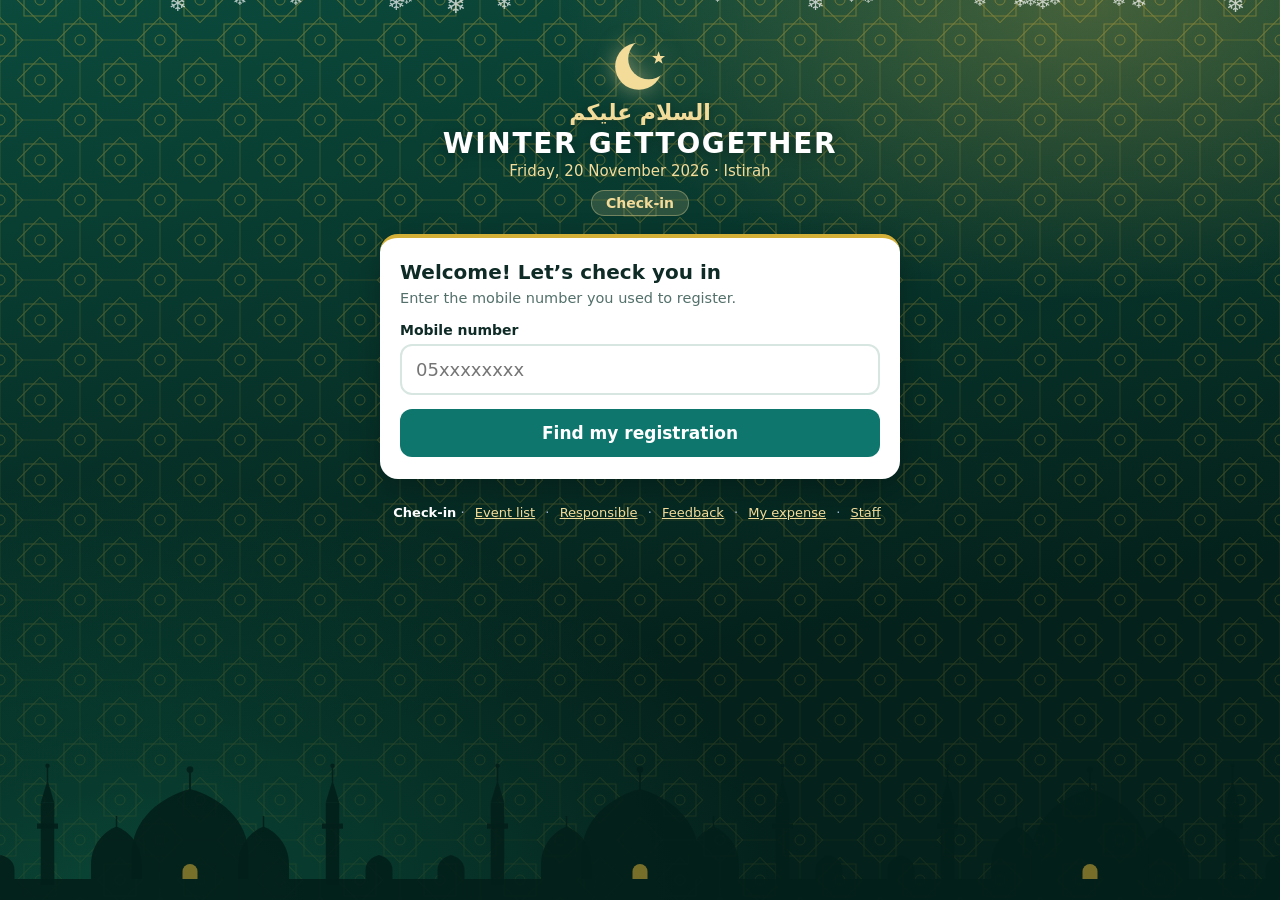
<file: index.html>
<!doctype html>
<html lang="en">
<head>
<meta charset="utf-8">
<meta name="viewport" content="width=device-width, initial-scale=1">
<meta name="robots" content="noindex, nofollow">
<title>Winter Gettogether – Check-in</title>
<link rel="stylesheet" href="shared.css">
</head>
<body>
<div class="snow" id="snow" aria-hidden="true"></div>
<div class="wrap" id="app">
  <header>
    <div class="flake">❄️</div>
    <h1>WINTER GETTOGETHER</h1>
    <p id="evline"></p>
    <span class="page" id="pagetag"></span>
  </header>

  <!-- ===== GUEST VIEW ===== -->
  <div id="guestView">
    <div class="card hidden" id="ciClosed">
      <div class="greet">
        <div class="big">🕒</div>
        <h2>Check-in opens soon</h2>
        <p id="ciWhen"></p>
        <p>This page opens by itself at that time. Please come back then.</p>
      </div>
    </div>

    <div class="card hidden" id="stepLookup">
      <h2>Welcome! Let’s check you in</h2>
      <p class="sub">Enter the mobile number you used to register.</p>
      <label for="mobile">Mobile number</label>
      <input id="mobile" type="tel" inputmode="tel" autocomplete="tel" placeholder="05xxxxxxxx" enterkeyhint="search">
      <button class="btn" id="findBtn">Find my registration</button>
      <div class="msg bad hidden" id="lookupMsg"></div>
    </div>

    <div class="card hidden" id="stepConfirm">
      <span class="chip" id="gGroup"></span>
      <div class="guest-name" id="gName"></div>
      <p class="sub" style="margin-bottom:0">Please confirm who has arrived with you today.</p>
      <div class="steppers">
        <div class="row"><div><b>Adults</b><small id="regA"></small></div><div class="step"><button data-f="a" data-d="-1" aria-label="fewer adults">−</button><span id="vA">0</span><button data-f="a" data-d="1" aria-label="more adults">+</button></div></div>
        <div class="row"><div><b>Kids 5–12 yrs</b><small id="regK"></small></div><div class="step"><button data-f="k" data-d="-1" aria-label="fewer kids">−</button><span id="vK">0</span><button data-f="k" data-d="1" aria-label="more kids">+</button></div></div>
        <div class="row"><div><b>Kids under 5</b><small id="regI"></small></div><div class="step"><button data-f="i" data-d="-1" aria-label="fewer small kids">−</button><span id="vI">0</span><button data-f="i" data-d="1" aria-label="more small kids">+</button></div></div>
      </div>
      <div class="total"><span>Total arriving</span><span id="vT">0</span></div>
      <div class="msg warn hidden" id="confirmMsg"></div>
      <button class="btn ok" id="confirmBtn">✔ Confirm my arrival</button>
      <button class="linkbtn" id="backBtn">← Not me / use another number</button>
    </div>

    <div class="card hidden" id="stepDone">
      <div class="greet">
        <div class="big">🎉</div>
        <h2 id="doneTitle"></h2>
        <p>You’re checked in. <b>Enjoy your day at the Winter Gettogether!</b></p>
        <p id="doneInfo"></p>
        <p>See the programme and who to ask if you need anything:</p>
      </div>
      <div class="donelinks"><a class="btn" href="eventlist.html">Event list</a><a class="btn ghost" href="responsible.html">Who is responsible</a></div>
      <button class="linkbtn" id="nextBtn">Check in another guest</button>
    </div>
  </div>

  <!-- ===== STAFF VIEW ===== -->
  <div id="staffView" class="hidden">
    <div class="card" id="pinCard">
      <h2>Reception login</h2>
      <p class="sub">Enter the staff PIN.</p>
      <input id="pin" type="password" inputmode="numeric" autocomplete="off" placeholder="PIN">
      <button class="btn" id="pinBtn">Open dashboard</button>
      <div class="msg bad hidden" id="pinMsg"></div>
    </div>

    <div id="dash" class="hidden">
      <div class="card">
        <h2>Arrivals vs registered</h2>
        <p class="sub" id="syncLine">Live from your Google Sheet · refreshes every 15 s</p>
        <div class="kpis">
          <div class="kpi"><div class="l">Parties arrived</div><div class="v"><span id="kpArrP">0</span> <small>/ <span id="kpRegP">0</span></small></div></div>
          <div class="kpi"><div class="l">People arrived</div><div class="v"><span id="kpArr">0</span> <small>/ <span id="kpReg">0</span></small></div></div>
          <div class="kpi"><div class="l">Adults</div><div class="v"><span id="kpA">0</span> <small>/ <span id="kpAr">0</span></small></div></div>
          <div class="kpi"><div class="l">Kids 5–12</div><div class="v"><span id="kpK">0</span> <small>/ <span id="kpKr">0</span></small></div></div>
          <div class="kpi"><div class="l">Under 5</div><div class="v"><span id="kpI">0</span> <small>/ <span id="kpIr">0</span></small></div></div>
        </div>
        <div class="bar"><div id="barFill"></div></div>
        <div class="msg ok" id="matchMsg"></div>
        <div class="kpis hidden" id="moneyKpis" style="margin-top:14px;margin-bottom:0">
          <div class="kpi"><div class="l">Expenses recorded</div><div class="v" id="mRec">0</div></div>
          <div class="kpi"><div class="l">Collected (Paid)</div><div class="v" id="mCol">0</div></div>
          <div class="kpi"><div class="l">Outstanding</div><div class="v" id="mOut">0</div></div>
        </div>
        <div class="tools noprint">
          <button class="btn small ghost" id="refreshBtn">↻ Refresh</button>
          <button class="btn small ghost" id="csvBtn">⬇ Export CSV</button>
          <button class="btn small ghost" id="qrBtn">QR codes</button>
        </div>
      </div>

      <div class="card" id="gateCard">
        <h2>Open pages for guests</h2>
        <p class="sub">Check-in opens by itself at the scheduled time. Feedback and My expense stay closed until you open them. While a page is closed, guests see an “opens soon” message.</p>
        <div class="steppers">
          <div class="row"><div><b>Check-in</b><small id="gCiState"></small></div></div>
          <div class="row" style="justify-content:flex-start;flex-wrap:wrap;gap:8px">
            <button class="btn small" data-ci="auto" type="button">Automatic</button>
            <button class="btn small" data-ci="open" type="button">Open now</button>
            <button class="btn small" data-ci="closed" type="button">Close</button>
          </div>
          <div class="row"><div><b>Feedback</b><small id="gFbState"></small></div><button class="btn small" id="gFbBtn" type="button"></button></div>
          <div class="row"><div><b>My expense</b><small id="gExState"></small></div><button class="btn small" id="gExBtn" type="button"></button></div>
        </div>
        <button class="btn ok" id="gBothBtn" type="button">Open both for guests</button>
      </div>

      <div class="card hidden" id="qrCard">
        <h2>QR codes</h2>
        <p class="sub">Print and display. Each opens the matching page on your website.</p>
        <div class="qrgrid" id="qrGrid"></div>
        <div class="tools noprint" style="justify-content:center"><button class="btn small ghost" id="printQr">🖨 Print QR codes</button></div>
      </div>

      <div class="card">
        <div class="tabs noprint">
          <button class="tab on" data-tab="pending" id="tabPending">Not yet arrived</button>
          <button class="tab" data-tab="arrived" id="tabArrived">Arrived</button>
        </div>
        <input id="q" type="search" placeholder="Search by name…" style="font-size:16px;padding:10px 12px">
        <div style="overflow-x:auto;margin-top:8px"><table id="tbl"></table></div>
      </div>
    </div>
  </div>
</div>
<div class="foot" id="foot"></div>

<script src="qrcode.js"></script>
<script src="shared.js"></script>
<script>
let current = null, vals = {a:0, k:0, i:0}, pin = "", parties = [], money = null, cfg = {feedback:false, expense:false, checkin:false, checkinMode:"auto"}, timer = null, tab = "pending";
const tot = g => g.a + g.k + g.i;

/* ---------- guest flow ---------- */
function show(id){ ["stepLookup","stepConfirm","stepDone"].forEach(x => $(x).classList.toggle("hidden", x !== id)); window.scrollTo({top:0, behavior:"smooth"}); }
function doneView(name, c, again){
  $("doneTitle").textContent = (again ? "Welcome back, " : "Welcome, ") + name + "!";
  const n = c.a + c.k + c.i;
  $("doneInfo").textContent = (again ? "Already checked in at " : "Checked in at ") + fmtTime(c.t) + " — " + n + (n === 1 ? " person." : " people.");
  show("stepDone");
}
async function findGuest(){
  const msg = $("lookupMsg"); msg.classList.add("hidden");
  const key = normMobile($("mobile").value);
  if (!key){ showMsg(msg, "Please enter a valid mobile number (e.g. 05xxxxxxxx)."); return; }
  const b = $("findBtn"); b.disabled = true; b.textContent = "Searching…";
  try {
    const d = await apiGet({action:"lookup", m:key});
    if (!d.found){ showMsg(msg, "We couldn’t find that number in the registration list. Please check the number or ask the reception desk for help."); return; }
    current = Object.assign({key}, d.guest);
    if (d.checkin){ doneView(d.guest.name, d.checkin, true); return; }
    $("gName").textContent = current.name;
    $("gGroup").textContent = current.group ? "Group " + current.group : "Guest";
    $("regA").textContent = "Registered: " + current.a; $("regK").textContent = "Registered: " + current.k; $("regI").textContent = "Registered: " + current.i;
    vals = {a:current.a, k:current.k, i:current.i}; renderVals(); show("stepConfirm");
  } catch(e){ showMsg(msg, e.message); }
  finally { b.disabled = false; b.textContent = "Find my registration"; }
}
function renderVals(){
  $("vA").textContent = vals.a; $("vK").textContent = vals.k; $("vI").textContent = vals.i; $("vT").textContent = vals.a + vals.k + vals.i;
  const diff = vals.a !== current.a || vals.k !== current.k || vals.i !== current.i, m = $("confirmMsg");
  if (diff){ m.className = "msg warn"; m.textContent = "Your numbers differ from what you registered (" + tot(current) + " people). That’s fine — we’ll record who actually came."; }
  else m.classList.add("hidden");
}
async function confirmArrival(){
  if (!current) return;
  const m = $("confirmMsg");
  if (vals.a + vals.k + vals.i < 1){ m.className = "msg warn"; m.textContent = "Please select at least one person."; return; }
  const b = $("confirmBtn"); b.disabled = true; b.textContent = "Checking in…";
  try {
    const d = await apiPost({action:"checkin", m:current.key, a:vals.a, k:vals.k, i:vals.i, by:"self"});
    doneView(current.name, d.checkin, d.existing);
  } catch(e){ m.className = "msg bad"; m.textContent = e.message + " If this keeps happening, please show this screen at the reception desk."; }
  finally { b.disabled = false; b.textContent = "✔ Confirm my arrival"; }
}
function resetGuest(){ $("mobile").value = ""; $("lookupMsg").classList.add("hidden"); current = null; show("stepLookup"); $("mobile").focus(); }

/* ---------- staff ---------- */
function renderGates(){
  const when = cfg.opensAt ? opensText(cfg) : "the scheduled time";
  $("gCiState").textContent = cfg.checkinMode === "open" ? "Open: staff opened it" :
    cfg.checkinMode === "closed" ? "Closed by staff: stays closed until you open it" :
    cfg.checkin ? "Open: opened automatically at the scheduled time" : "Closed: opens by itself on " + when;
  document.querySelectorAll("[data-ci]").forEach(b => b.className = "btn small " + (b.dataset.ci === cfg.checkinMode ? "ok" : "ghost"));
  [["Fb", "feedback"], ["Ex", "expense"]].forEach(([k, name]) => {
    const on = cfg[name];
    $("g" + k + "State").textContent = on ? "Open: guests can use it now" : "Closed: guests see “opens at the end of the event”";
    $("g" + k + "Btn").textContent = on ? "Close" : "Open for guests";
    $("g" + k + "Btn").className = "btn small " + (on ? "ghost" : "ok");
  });
  $("gBothBtn").classList.toggle("hidden", cfg.feedback && cfg.expense);
}
async function setGate(patch, question){
  if (!confirm(question)) return;
  try { const d = await apiPost(Object.assign({action: "setconfig", pin}, patch)); cfg = d.config; renderGates(); }
  catch(e){ alert(e.message); }
}
function renderDash(){
  renderGates();
  const reg = {p:parties.length, a:0, k:0, i:0}, arr = {p:0, a:0, k:0, i:0};
  parties.forEach(g => { reg.a += g.a; reg.k += g.k; reg.i += g.i; if (g.ci){ arr.p++; arr.a += g.ci.a; arr.k += g.ci.k; arr.i += g.ci.i; } });
  const regT = reg.a + reg.k + reg.i, arrT = arr.a + arr.k + arr.i, left = reg.p - arr.p;
  $("kpArrP").textContent = arr.p; $("kpRegP").textContent = reg.p; $("kpArr").textContent = arrT; $("kpReg").textContent = regT;
  $("kpA").textContent = arr.a; $("kpAr").textContent = reg.a; $("kpK").textContent = arr.k; $("kpKr").textContent = reg.k; $("kpI").textContent = arr.i; $("kpIr").textContent = reg.i;
  $("barFill").style.width = (regT ? Math.min(100, arrT / regT * 100) : 0) + "%";
  const m = $("matchMsg");
  if (arr.p === reg.p && arrT === regT){ m.className = "msg ok"; m.textContent = "✔ All registered guests have arrived — arrived count matches registered count."; }
  else if (arr.p === reg.p){ m.className = "msg warn"; m.textContent = "All parties have checked in, but the headcount differs: " + arrT + " arrived vs " + regT + " registered."; }
  else { m.className = "msg warn"; m.textContent = left + " " + (left === 1 ? "party" : "parties") + " still expected (" + Math.max(0, regT - arrT) + " people by registered headcount)."; }
  if (money && money.recorded > 0){
    $("moneyKpis").classList.remove("hidden");
    $("mRec").innerHTML = fmtMoney(money.recorded) + " <small>" + esc(CONFIG.CURRENCY) + "</small>";
    $("mCol").innerHTML = fmtMoney(money.collected) + " <small>" + esc(CONFIG.CURRENCY) + "</small>";
    $("mOut").innerHTML = fmtMoney(money.outstanding) + " <small>" + esc(CONFIG.CURRENCY) + "</small>";
  }
  $("tabPending").textContent = "Not yet arrived (" + left + ")"; $("tabArrived").textContent = "Arrived (" + arr.p + ")";
  renderTable();
}
function renderTable(){
  const q = $("q").value.trim().toLowerCase();
  const list = parties.filter(g => (tab === "arrived") === !!g.ci).filter(g => !q || g.name.toLowerCase().includes(q));
  if (tab === "arrived") list.sort((a, b) => (b.ci.t || "").localeCompare(a.ci.t || ""));
  let h = "<tr><th>Name</th><th>Grp</th><th class='num'>Reg.</th>" + (tab === "arrived" ? "<th class='num'>Came</th><th>Time</th>" : "<th></th>") + "</tr>";
  list.forEach(g => {
    h += "<tr><td>" + esc(g.name) + "</td><td>" + esc(g.group) + "</td><td class='num'>" + tot(g) + "</td>";
    if (tab === "arrived") h += "<td class='num'>" + (g.ci.a + g.ci.k + g.ci.i) + "</td><td>" + fmtTime(g.ci.t) + (g.ci.by === "staff" ? " ·staff" : "") + "</td>";
    else h += "<td><button class='btn small ghost' data-in='" + esc(g.key) + "'>Check in</button></td>";
    h += "</tr>";
  });
  if (!list.length) h += "<tr><td colspan='5' style='color:var(--muted)'>Nothing to show.</td></tr>";
  $("tbl").innerHTML = h;
}
async function refresh(){
  try { const d = await apiGet({action:"stats", pin}); parties = d.parties; money = d.money; cfg = d.config || cfg; renderDash(); return true; }
  catch(e){ $("syncLine").textContent = "⚠ " + e.message; return false; }
}
async function staffCheckIn(key){
  const g = parties.find(x => x.key === key); if (!g) return;
  if (!confirm("Check in " + g.name + " (" + tot(g) + " people as registered)?")) return;
  try { await apiPost({action:"checkin", m:key, by:"staff", pin, a:g.a, k:g.k, i:g.i}); await refresh(); }
  catch(e){ alert(e.message); }
}
function exportCsv(){
  const rows = [["Name","Mobile key","Group","Reg adults","Reg kids 5-12","Reg under 5","Reg total","Arrived","Came adults","Came kids 5-12","Came under 5","Came total","Time","Expense","Paid/Balance"]];
  parties.forEach(g => { const c = g.ci; rows.push([g.name, g.key, g.group, g.a, g.k, g.i, tot(g), c ? "YES" : "NO", c ? c.a : "", c ? c.k : "", c ? c.i : "", c ? c.a + c.k + c.i : "", c ? c.t : "", g.exp == null ? "" : g.exp, g.st]); });
  const csv = rows.map(r => r.map(v => '"' + String(v).replace(/"/g, '""') + '"').join(",")).join("\r\n");
  const a = document.createElement("a"); a.href = URL.createObjectURL(new Blob(["﻿" + csv], {type:"text/csv"}));
  a.download = "winter-gettogether-arrivals.csv"; a.click();
}
function showQr(){
  const c = $("qrCard"); c.classList.toggle("hidden");
  if (c.classList.contains("hidden")) return;
  const base = location.href.split("?")[0].replace(/[^\/]*$/, "");
  const items = [["Check-in", base + "index.html"], ["Feedback", base + "feedback.html"], ["My expense", base + "expense.html"]];
  $("qrGrid").innerHTML = items.map(it => {
    const qr = qrcode(0, "M"); qr.addData(it[1]); qr.make();
    return "<div class='qrbox'><b>" + it[0] + "</b>" + qr.createSvgTag({cellSize:8, margin:2, scalable:true}) + "<div class='url'>" + esc(it[1]) + "</div></div>";
  }).join("");
}
async function openDash(){
  $("pinCard").classList.add("hidden"); $("dash").classList.remove("hidden"); document.querySelector(".wrap").classList.add("wide");
  clearInterval(timer); timer = setInterval(refresh, 15000);
}
async function checkPin(){
  const m = $("pinMsg"); m.classList.add("hidden"); pin = $("pin").value.trim();
  if (!pin){ showMsg(m, "Enter the PIN."); return; }
  const b = $("pinBtn"); b.disabled = true;
  try { await apiGet({action:"stats", pin}).then(d => { parties = d.parties; money = d.money; cfg = d.config || cfg; }); try { sessionStorage.setItem("wg_pin", pin); } catch(e){} await openDash(); renderDash(); }
  catch(e){ showMsg(m, e.message); }
  finally { b.disabled = false; }
}

/* ---------- init ---------- */
const staffMode = new URLSearchParams(location.search).has("staff");
window.FOOT_EXTRA = staffMode ? "" : " · <a href='?staff'>Staff</a>";
pageInit("Check-in", "checkin");
let gateTimer = null;
async function gateCheckin(){
  const c = await getConfig();
  clearTimeout(gateTimer);
  if (c && !c.checkin){
    $("ciWhen").textContent = "Check-in opens on " + opensText(c) + ".";
    ["stepLookup", "stepConfirm", "stepDone"].forEach(x => $(x).classList.add("hidden"));
    $("ciClosed").classList.remove("hidden");
    gateTimer = setTimeout(gateCheckin, 30000);       // opens by itself while the page stays open
  } else {
    $("ciClosed").classList.add("hidden");
    if (!["stepLookup", "stepConfirm", "stepDone"].some(x => !$(x).classList.contains("hidden"))) show("stepLookup");
  }
}
if (!staffMode) gateCheckin();
$("guestView").classList.toggle("hidden", staffMode);
$("staffView").classList.toggle("hidden", !staffMode);
$("findBtn").onclick = findGuest;
$("mobile").addEventListener("keydown", e => { if (e.key === "Enter") findGuest(); });
$("confirmBtn").onclick = confirmArrival; $("backBtn").onclick = resetGuest; $("nextBtn").onclick = resetGuest;
document.querySelectorAll(".step button").forEach(b => b.onclick = () => { const f = b.dataset.f, d = +b.dataset.d; vals[f] = Math.max(0, Math.min(30, vals[f] + d)); renderVals(); });
$("pinBtn").onclick = checkPin; $("pin").addEventListener("keydown", e => { if (e.key === "Enter") checkPin(); });
document.querySelectorAll("[data-ci]").forEach(b => b.onclick = () => {
  const m = b.dataset.ci;
  setGate({checkin: m}, m === "open" ? "Open check-in for all guests now?" : m === "closed" ? "Close check-in for guests? They will see “opens soon” until you open it." : "Put check-in back on its schedule? It opens by itself on " + opensText(cfg) + ".");
});
$("gFbBtn").onclick = () => setGate({feedback: !cfg.feedback}, cfg.feedback ? "Close the Feedback page for guests?" : "Open the Feedback page for all guests now?");
$("gExBtn").onclick = () => setGate({expense: !cfg.expense}, cfg.expense ? "Close the My expense page for guests?" : "Open the My expense page now? Guests will see their amount and whether it is Paid or Balance.");
$("gBothBtn").onclick = () => setGate({feedback: true, expense: true}, "Open Feedback and My expense for all guests now?");
$("refreshBtn").onclick = refresh; $("csvBtn").onclick = exportCsv; $("qrBtn").onclick = showQr;
$("printQr").onclick = () => { document.body.classList.add("printqr"); window.print(); setTimeout(() => document.body.classList.remove("printqr"), 500); };
$("q").oninput = renderTable;
document.querySelectorAll(".tab").forEach(t => t.onclick = () => { tab = t.dataset.tab; document.querySelectorAll(".tab").forEach(x => x.classList.toggle("on", x === t)); renderTable(); });
$("tbl").addEventListener("click", e => { const k = e.target.dataset && e.target.dataset.in; if (k) staffCheckIn(k); });
</script>
</body>
</html>
</file>
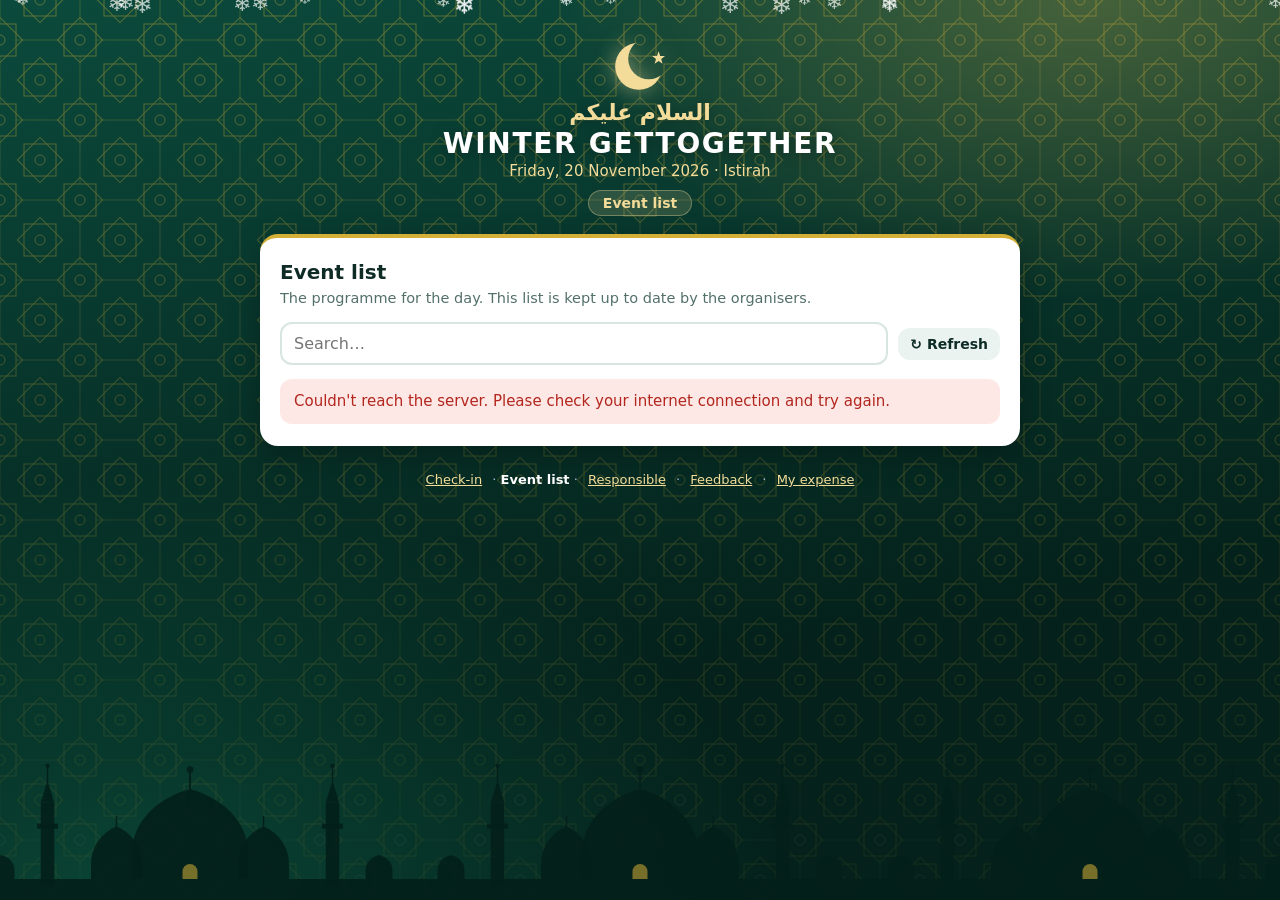
<file: eventlist.html>
<!doctype html>
<html lang="en">
<head>
<meta charset="utf-8">
<meta name="viewport" content="width=device-width, initial-scale=1">
<meta name="robots" content="noindex, nofollow">
<title>Winter Gettogether – Event list</title>
<link rel="stylesheet" href="shared.css">
</head>
<body>
<div class="snow" id="snow" aria-hidden="true"></div>
<div class="wrap wide-list">
  <header>
    <div class="flake">❄️</div>
    <h1>WINTER GETTOGETHER</h1>
    <p id="evline"></p>
    <span class="page" id="pagetag"></span>
  </header>

  <div class="card">
    <h2>Event list</h2>
    <p class="sub">The programme for the day. This list is kept up to date by the organisers.</p>
    <div class="listhead noprint">
      <input id="q" type="search" placeholder="Search…" aria-label="Search the list">
      <button class="btn small ghost" id="refreshBtn" type="button">↻ Refresh</button>
    </div>
    <p class="sub hidden" id="listTitle" style="font-weight:700;color:var(--ink)"></p>
    <div class="msg warn hidden" id="listNote"></div>
    <div id="listBox"><p class="sub" style="margin:8px 0 0">Loading…</p></div>
  </div>
</div>
<div class="foot" id="foot"></div>

<script src="shared.js"></script>
<script>
pageInit("Event list", "eventlist");
$("refreshBtn").onclick = () => loadList("eventlist");
loadList("eventlist");
</script>
</body>
</html>
</file>
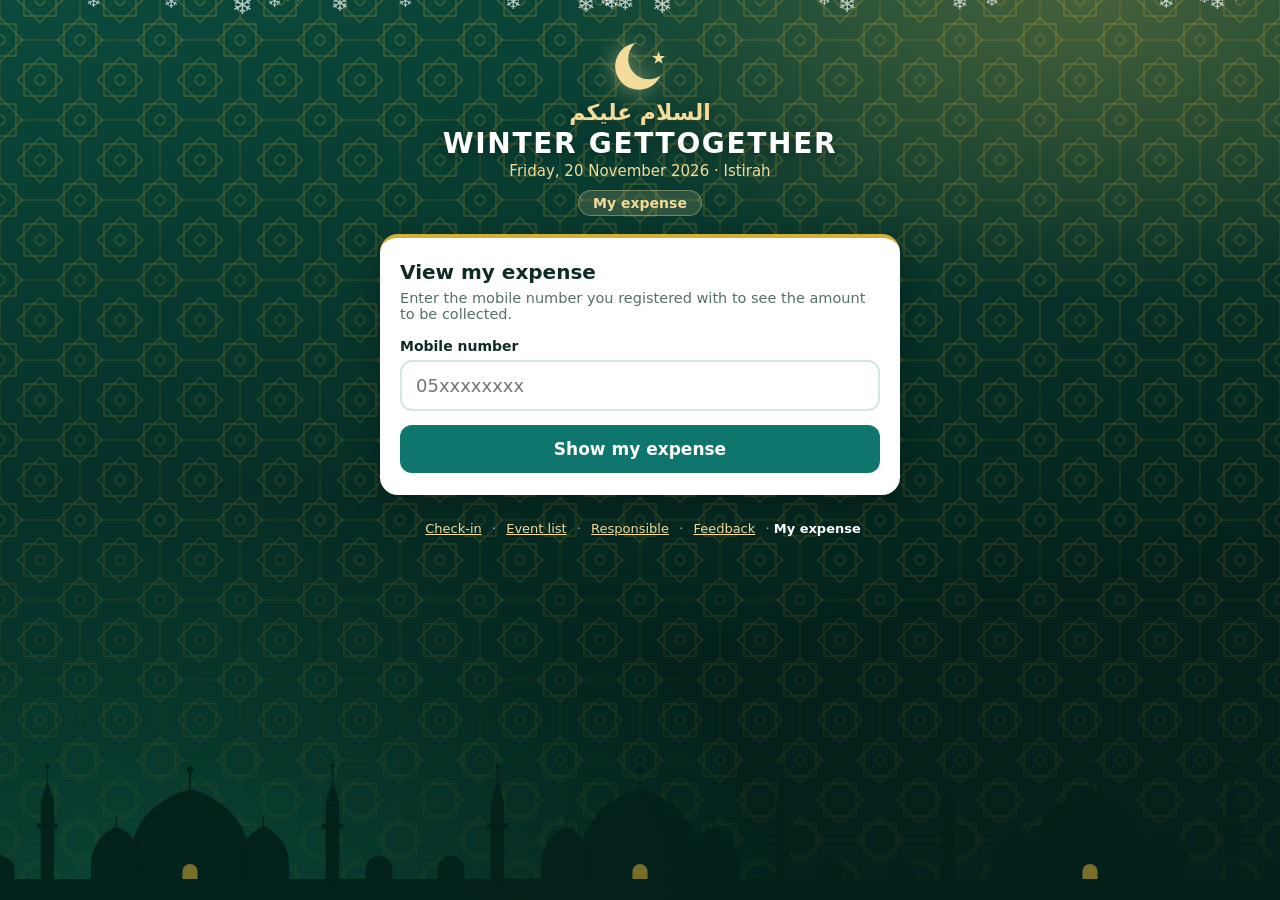
<file: expense.html>
<!doctype html>
<html lang="en">
<head>
<meta charset="utf-8">
<meta name="viewport" content="width=device-width, initial-scale=1">
<meta name="robots" content="noindex, nofollow">
<title>Winter Gettogether – My expense</title>
<link rel="stylesheet" href="shared.css">
</head>
<body>
<div class="snow" id="snow" aria-hidden="true"></div>
<div class="wrap">
  <header>
    <div class="flake">❄️</div>
    <h1>WINTER GETTOGETHER</h1>
    <p id="evline"></p>
    <span class="page" id="pagetag"></span>
  </header>

  <div class="card hidden" id="closedCard">
    <div class="greet">
      <div class="big">🕒</div>
      <h2>My expense opens soon</h2>
      <p>You will be able to see your amount here at the end of the event. Please come back then.</p>
    </div>
  </div>

  <div class="card hidden" id="lookupCard">
    <h2>View my expense</h2>
    <p class="sub">Enter the mobile number you registered with to see the amount to be collected.</p>
    <label for="mobile">Mobile number</label>
    <input id="mobile" type="tel" inputmode="tel" autocomplete="tel" placeholder="05xxxxxxxx" enterkeyhint="search">
    <button class="btn" id="findBtn">Show my expense</button>
    <div class="msg bad hidden" id="msg"></div>
  </div>

  <div class="card hidden" id="resultCard">
    <div class="guest-name" id="rName"></div>
    <p class="sub" style="margin-bottom:6px">Your share for the Winter Gettogether</p>
    <div id="rBody"></div>
    <button class="btn ghost" id="backBtn">Check another number</button>
  </div>
</div>
<div class="foot" id="foot"></div>

<script src="shared.js"></script>
<script>
async function find(){
  const msg = $("msg"); msg.classList.add("hidden");
  const key = normMobile($("mobile").value);
  if (!key){ showMsg(msg, "Please enter a valid mobile number (e.g. 05xxxxxxxx)."); return; }
  const b = $("findBtn"); b.disabled = true; b.textContent = "Looking up…";
  try {
    const d = await apiGet({action:"expense", m:key});
    if (!d.found){ showMsg(msg, "We couldn’t find that number in the registration list. Please check the number or ask the organiser."); return; }
    $("rName").textContent = d.name;
    const cur = esc(CONFIG.CURRENCY), st = String(d.status || "").trim();
    let h;
    if (d.amount == null || d.amount === ""){
      h = "<div class='badge none'>No expense has been recorded for you yet. Please check again later.</div>";
    } else {
      h = "<div class='amount'>" + fmtMoney(d.amount) + " <small>" + cur + "</small></div>";
      if (d.paid) h += "<div class='badge paid'>✔ Paid — thank you!</div>";
      else if (/^bal/i.test(st)) h += "<div class='badge bal'>Balance to pay: " + fmtMoney(d.amount) + " " + cur + "</div>";
      else h += "<div class='badge bal'>" + (st ? esc(st) : "Amount to be collected") + "</div>";
    }
    $("rBody").innerHTML = h;
    $("lookupCard").classList.add("hidden"); $("resultCard").classList.remove("hidden"); window.scrollTo({top:0, behavior:"smooth"});
  } catch(e){ showMsg(msg, e.message); }
  finally { b.disabled = false; b.textContent = "Show my expense"; }
}
pageInit("My expense", "expense");
getConfig().then(cfg => $(cfg && !cfg.expense ? "closedCard" : "lookupCard").classList.remove("hidden"));
$("findBtn").onclick = find;
$("mobile").addEventListener("keydown", e => { if (e.key === "Enter") find(); });
$("backBtn").onclick = () => { $("mobile").value = ""; $("resultCard").classList.add("hidden"); $("lookupCard").classList.remove("hidden"); $("mobile").focus(); };
</script>
</body>
</html>
</file>
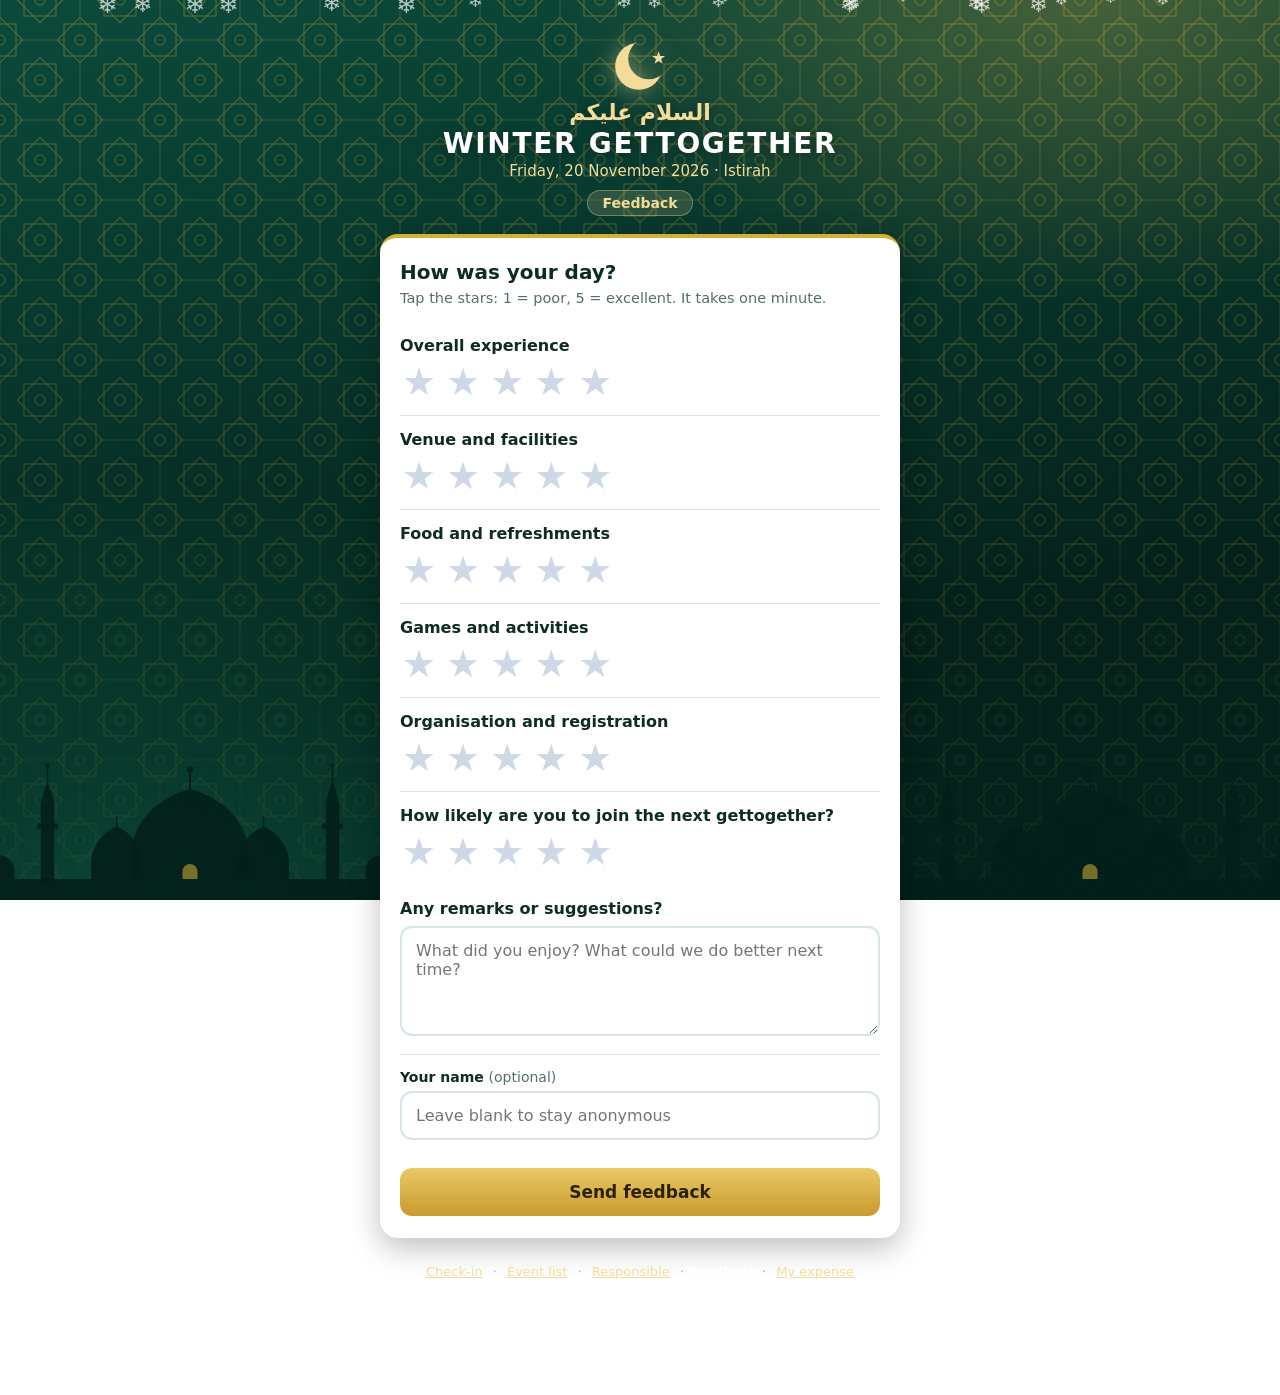
<file: feedback.html>
<!doctype html>
<html lang="en">
<head>
<meta charset="utf-8">
<meta name="viewport" content="width=device-width, initial-scale=1">
<meta name="robots" content="noindex, nofollow">
<title>Winter Gettogether – Feedback</title>
<link rel="stylesheet" href="shared.css">
</head>
<body>
<div class="snow" id="snow" aria-hidden="true"></div>
<div class="wrap">
  <header>
    <div class="flake">❄️</div>
    <h1>WINTER GETTOGETHER</h1>
    <p id="evline"></p>
    <span class="page" id="pagetag"></span>
  </header>

  <div class="card hidden" id="closedCard">
    <div class="greet">
      <div class="big">🕒</div>
      <h2>Feedback opens soon</h2>
      <p>We will open this page at the end of the event. Please come back then.</p>
    </div>
  </div>

  <div class="card hidden" id="formCard">
    <h2>How was your day?</h2>
    <p class="sub">Tap the stars: 1 = poor, 5 = excellent. It takes one minute.</p>
    <div id="questions"></div>
    <div class="q">
      <div class="qt"><label for="remarks" style="margin:0;font-size:16px">Any remarks or suggestions?</label></div>
      <textarea id="remarks" maxlength="2000" placeholder="What did you enjoy? What could we do better next time?"></textarea>
    </div>
    <div class="q" style="border-bottom:0">
      <label for="fname">Your name <span style="font-weight:400;color:var(--muted)">(optional)</span></label>
      <input id="fname" type="text" maxlength="80" autocomplete="name" placeholder="Leave blank to stay anonymous" style="font-size:16px">
    </div>
    <div class="msg bad hidden" id="err"></div>
    <button class="btn ok" id="submitBtn">Send feedback</button>
  </div>

  <div class="card hidden" id="thanks">
    <div class="greet">
      <div class="big">💙</div>
      <h2>Thank you!</h2>
      <p>Your feedback helps us make the next Winter Gettogether even better.</p>
    </div>
    <button class="btn ghost" id="againBtn">Submit another response</button>
  </div>
</div>
<div class="foot" id="foot"></div>

<script src="shared.js"></script>
<script>
/* ===== Edit the questions here (each is rated 1–5 stars). The Google Sheet gets one column per question. ===== */
const QUESTIONS = [
  "Overall experience",
  "Venue and facilities",
  "Food and refreshments",
  "Games and activities",
  "Organisation and registration",
  "How likely are you to join the next gettogether?"
];
const LABELS = ["Poor", "Fair", "Good", "Very good", "Excellent"];
let ratings = QUESTIONS.map(() => 0);

function build(){
  $("questions").innerHTML = QUESTIONS.map((q, n) =>
    "<div class='q' id='q" + n + "'><div class='qt'>" + esc(q) + "</div><div class='stars' role='radiogroup' aria-label='" + esc(q) + "'>" +
    [1,2,3,4,5].map(v => "<button type='button' role='radio' aria-checked='false' aria-label='" + v + " star" + (v > 1 ? "s" : "") + "' data-q='" + n + "' data-v='" + v + "'>★</button>").join("") +
    "<span class='lbl' id='l" + n + "'></span></div></div>").join("");
}
function paint(n){
  const row = $("q" + n);
  row.querySelectorAll("button").forEach(b => { const on = +b.dataset.v <= ratings[n]; b.classList.toggle("on", on); b.setAttribute("aria-checked", +b.dataset.v === ratings[n] ? "true" : "false"); });
  $("l" + n).textContent = ratings[n] ? LABELS[ratings[n] - 1] : "";
  row.classList.remove("err");
}
async function submit(){
  const err = $("err"); err.classList.add("hidden");
  const missing = ratings.map((r, n) => r ? -1 : n).filter(n => n >= 0);
  if (missing.length){
    missing.forEach(n => $("q" + n).classList.add("err"));
    showMsg(err, "Please rate: " + missing.map(n => QUESTIONS[n]).join("; ") + ".");
    $("q" + missing[0]).scrollIntoView({behavior:"smooth", block:"center"}); return;
  }
  const b = $("submitBtn"); b.disabled = true; b.textContent = "Sending…";
  try {
    await apiPost({action:"feedback", name:$("fname").value.trim(), remarks:$("remarks").value.trim(), answers: QUESTIONS.map((q, n) => ({q, r:ratings[n]}))});
    $("formCard").classList.add("hidden"); $("thanks").classList.remove("hidden"); window.scrollTo({top:0, behavior:"smooth"});
  } catch(e){ showMsg(err, e.message); }
  finally { b.disabled = false; b.textContent = "Send feedback"; }
}
function reset(){
  ratings = QUESTIONS.map(() => 0); QUESTIONS.forEach((q, n) => paint(n));
  $("remarks").value = ""; $("fname").value = "";
  $("thanks").classList.add("hidden"); $("formCard").classList.remove("hidden"); window.scrollTo({top:0});
}
pageInit("Feedback", "feedback");
getConfig().then(cfg => $(cfg && !cfg.feedback ? "closedCard" : "formCard").classList.remove("hidden"));
build();
$("questions").addEventListener("click", e => { const b = e.target.closest("button[data-q]"); if (!b) return; const n = +b.dataset.q; ratings[n] = +b.dataset.v; paint(n); });
$("submitBtn").onclick = submit; $("againBtn").onclick = reset;
</script>
</body>
</html>
</file>
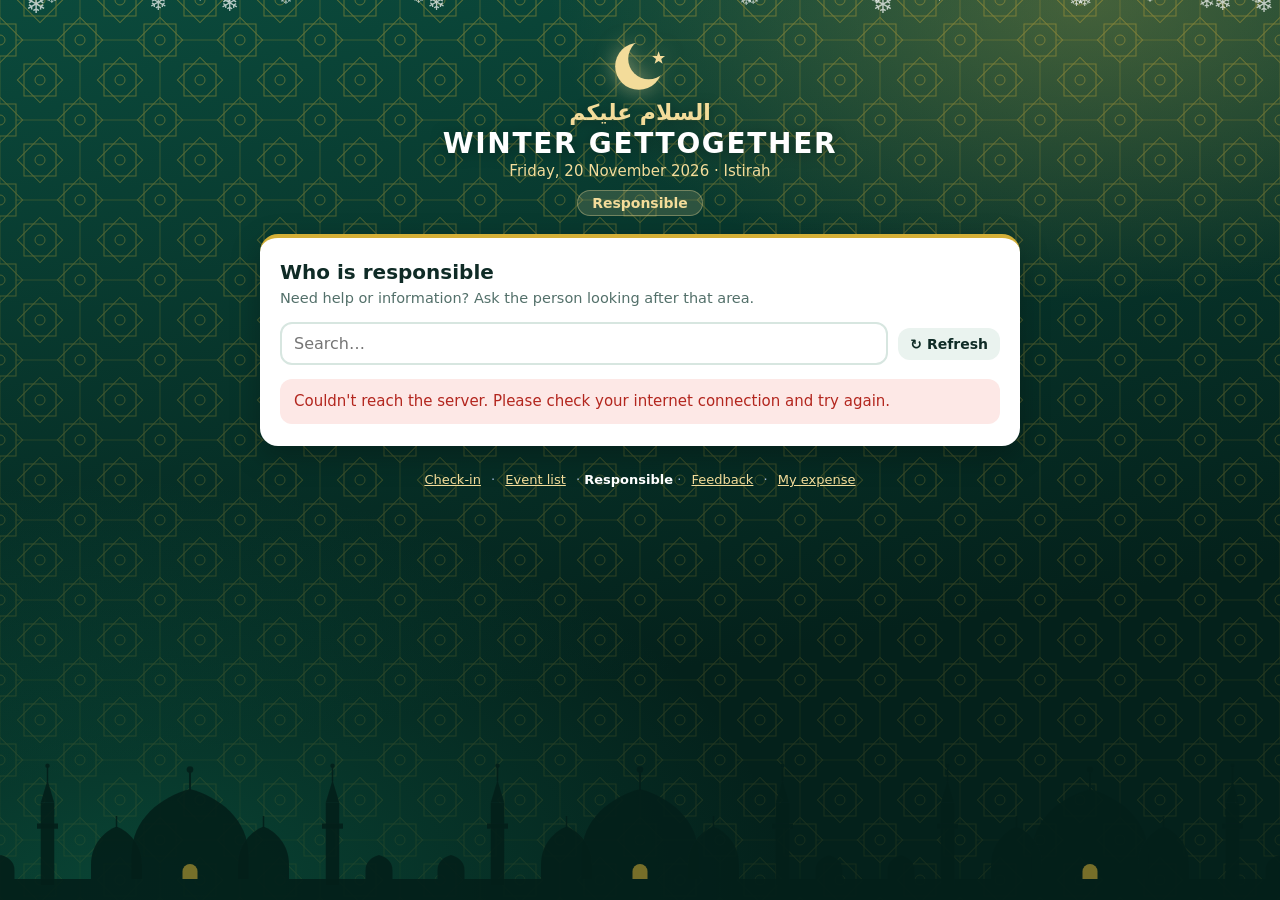
<file: responsible.html>
<!doctype html>
<html lang="en">
<head>
<meta charset="utf-8">
<meta name="viewport" content="width=device-width, initial-scale=1">
<meta name="robots" content="noindex, nofollow">
<title>Winter Gettogether – Responsible</title>
<link rel="stylesheet" href="shared.css">
</head>
<body>
<div class="snow" id="snow" aria-hidden="true"></div>
<div class="wrap wide-list">
  <header>
    <div class="flake">❄️</div>
    <h1>WINTER GETTOGETHER</h1>
    <p id="evline"></p>
    <span class="page" id="pagetag"></span>
  </header>

  <div class="card">
    <h2>Who is responsible</h2>
    <p class="sub">Need help or information? Ask the person looking after that area.</p>
    <div class="listhead noprint">
      <input id="q" type="search" placeholder="Search…" aria-label="Search the list">
      <button class="btn small ghost" id="refreshBtn" type="button">↻ Refresh</button>
    </div>
    <p class="sub hidden" id="listTitle" style="font-weight:700;color:var(--ink)"></p>
    <div class="msg warn hidden" id="listNote"></div>
    <div id="listBox"><p class="sub" style="margin:8px 0 0">Loading…</p></div>
  </div>
</div>
<div class="foot" id="foot"></div>

<script src="shared.js"></script>
<script>
pageInit("Responsible", "responsible");
$("refreshBtn").onclick = () => loadList("responsible");
loadList("responsible");
</script>
</body>
</html>
</file>
<file: shared.css>
:root{
  --bg1:#04211b; --bg2:#0b4a3c; --card:#ffffff; --ink:#0f2b26; --muted:#53706a;
  --ice:#f3dc9a; --accent:#0f766e; --ok:#12805c; --okbg:#e3f6ee; --warn:#a15c00; --warnbg:#fff3dc; --bad:#b3261e; --badbg:#fde8e6;
  --line:#d7e6e0; --star:#f5a623;
}
*{box-sizing:border-box}
html,body{margin:0;min-height:100%}
body{
  font-family:system-ui,-apple-system,"Segoe UI",Roboto,Helvetica,Arial,sans-serif;
  color:var(--ink);
  background:radial-gradient(900px 500px at 85% 0%,rgba(224,184,74,.28),transparent 60%),radial-gradient(1100px 700px at 10% 100%,rgba(24,160,119,.28),transparent 60%),linear-gradient(170deg,var(--bg2) 0%,var(--bg1) 70%);
  background-attachment:fixed;min-height:100vh;padding:20px 14px 40px;-webkit-text-size-adjust:100%;
}
.snow{position:fixed;inset:0;pointer-events:none;overflow:hidden;z-index:0}
.snow i{position:absolute;top:-10px;color:#fff;opacity:.7;font-style:normal;animation:fall linear infinite}
@keyframes fall{to{transform:translateY(105vh) rotate(360deg)}}
@media (prefers-reduced-motion:reduce){.snow{display:none}}
.wrap{position:relative;z-index:1;max-width:520px;margin:0 auto}
.wrap.wide{max-width:900px}
header{text-align:center;color:#fff;margin:14px 0 18px}
header .flake{font-size:34px}
header h1{margin:4px 0 2px;font-size:28px;letter-spacing:.06em;font-weight:800}
header p{margin:0;color:var(--ice);font-size:15px}
header .page{display:inline-block;margin-top:10px;background:rgba(255,255,255,.14);color:#fff;border-radius:99px;padding:4px 14px;font-size:14px;font-weight:700}
.card{background:var(--card);border-radius:18px;padding:22px 20px;box-shadow:0 10px 30px rgba(0,0,0,.25)}
.card + .card{margin-top:14px}
h2{margin:0 0 6px;font-size:20px}
.sub{margin:0 0 16px;color:var(--muted);font-size:14.5px}
label{display:block;font-weight:600;font-size:14px;margin-bottom:6px}
input[type=tel],input[type=text],input[type=password],input[type=search],textarea{
  width:100%;font:inherit;font-size:18px;padding:13px 14px;border:2px solid var(--line);border-radius:12px;color:var(--ink);background:#fff;
}
textarea{min-height:110px;resize:vertical;font-size:16px}
input:focus,textarea:focus{outline:none;border-color:var(--accent);box-shadow:0 0 0 4px rgba(15,118,110,.18)}
button{font:inherit;cursor:pointer;border:0;border-radius:12px;padding:14px 18px;font-weight:700;font-size:17px}
.btn{background:var(--accent);color:#fff;width:100%;margin-top:14px}
.btn:disabled{opacity:.6;cursor:wait}
.btn.ok{background:var(--ok)}
.btn.ghost{background:#eaf3ef;color:var(--ink)}
.btn.small{width:auto;padding:8px 12px;font-size:14px;margin:0}
.msg{margin-top:14px;padding:12px 14px;border-radius:12px;font-size:15px;line-height:1.4}
.msg.bad{background:var(--badbg);color:var(--bad)}
.msg.warn{background:var(--warnbg);color:var(--warn)}
.msg.ok{background:var(--okbg);color:var(--ok)}
.hidden{display:none!important}
.guest-name{font-size:24px;font-weight:800;margin:4px 0 2px}
.chip{display:inline-block;background:#e2f3ec;color:#0c5f50;border-radius:99px;padding:3px 11px;font-size:13px;font-weight:700}
.steppers{margin:16px 0 4px;border:1px solid var(--line);border-radius:14px;overflow:hidden}
.row{display:flex;align-items:center;justify-content:space-between;padding:11px 14px;border-bottom:1px solid var(--line);gap:10px}
.row:last-child{border-bottom:0}
.row small{display:block;color:var(--muted);font-weight:400}
.row b{font-size:15px}
.step{display:flex;align-items:center;gap:12px}
.step button{width:38px;height:38px;padding:0;font-size:22px;background:#eaf3ef;color:var(--ink);border-radius:10px}
.step span{min-width:22px;text-align:center;font-size:20px;font-weight:800}
.total{display:flex;justify-content:space-between;padding:12px 4px 0;font-weight:700}
.greet{text-align:center;padding:10px 0 4px}
.greet .big{font-size:54px;line-height:1}
.greet h2{font-size:26px;margin:8px 0}
.greet p{margin:6px 0;color:var(--muted);font-size:16px}
.linkbtn{background:none;color:var(--accent);font-size:14px;padding:6px;margin-top:10px;display:block;width:100%}
.foot{position:relative;z-index:1;text-align:center;color:#9fb6d6;font-size:13px;margin-top:22px;line-height:1.9}
.foot a{color:var(--ice);margin:0 6px}
/* stars */
.q{padding:14px 0;border-bottom:1px solid var(--line)}
.q:last-of-type{border-bottom:0}
.q .qt{font-weight:700;font-size:16px;margin-bottom:8px}
.stars{display:flex;gap:6px;align-items:center}
.stars button{background:none;padding:0 2px;font-size:38px;line-height:1;color:#cfd8e6;border-radius:8px}
.stars button.on{color:var(--star)}
.stars button:focus-visible{outline:3px solid var(--accent)}
.stars .lbl{margin-left:8px;font-size:14px;color:var(--muted);font-weight:600}
.q.err .qt{color:var(--bad)}
/* expense */
.amount{font-size:44px;font-weight:800;text-align:center;margin:6px 0 2px}
.amount small{font-size:20px;color:var(--muted);font-weight:700}
.badge{display:block;text-align:center;border-radius:14px;padding:12px;font-size:18px;font-weight:800;margin-top:12px}
.badge.paid{background:var(--okbg);color:var(--ok)}
.badge.bal{background:var(--warnbg);color:var(--warn)}
.badge.none{background:#eaf3ef;color:var(--muted);font-size:16px;font-weight:600}
/* staff */
.kpis{display:grid;grid-template-columns:repeat(auto-fit,minmax(150px,1fr));gap:10px;margin-bottom:14px}
.kpi{background:#f1f7f4;border-radius:14px;padding:14px}
.kpi .l{font-size:12.5px;color:var(--muted);font-weight:700;text-transform:uppercase;letter-spacing:.04em}
.kpi .v{font-size:28px;font-weight:800;margin-top:2px}
.kpi .v small{font-size:16px;color:var(--muted);font-weight:600}
.bar{height:12px;background:#dbe9e3;border-radius:99px;overflow:hidden;margin:6px 0 14px}
.bar div{height:100%;background:linear-gradient(90deg,#e0b84a,#18a077);width:0;transition:width .4s}
.tabs{display:flex;gap:8px;margin:14px 0 10px;flex-wrap:wrap}
.tab{background:#eaf3ef;color:var(--ink);padding:9px 14px;font-size:14.5px}
.tab.on{background:var(--ink);color:#fff}
table{width:100%;border-collapse:collapse;font-size:14.5px}
th,td{text-align:left;padding:9px 8px;border-bottom:1px solid var(--line);vertical-align:middle}
th{font-size:12px;text-transform:uppercase;letter-spacing:.04em;color:var(--muted)}
td.num,th.num{text-align:center}
.tools{display:flex;gap:8px;flex-wrap:wrap;margin-top:12px}
.qrgrid{display:grid;grid-template-columns:repeat(auto-fit,minmax(200px,1fr));gap:18px}
.qrbox{text-align:center}
.qrbox svg{width:200px;height:200px;max-width:100%}
.qrbox b{display:block;margin-bottom:6px}
.qrbox .url{word-break:break-all;font-size:12px;color:var(--muted);margin-top:6px}
@media print{
  body{background:#fff}.snow,.foot,.noprint{display:none!important}
  .card{box-shadow:none}
  body.printqr .wrap > *:not(#qrCard){display:none!important}
  body.printqr #qrCard{display:block!important}
}

/* ===== Islamic theme: geometric pattern, crescent, mosque skyline ===== */
body{position:relative;overflow-x:hidden}
body::before{content:"";position:fixed;inset:0;z-index:0;pointer-events:none;
  background-image:url("data:image/svg+xml,%3Csvg xmlns='http://www.w3.org/2000/svg' width='80' height='80' viewBox='0 0 80 80'%3E%3Cdefs%3E%3Cg id='s' fill='none' stroke='%23d4af37' stroke-width='1'%3E%3Crect x='-16' y='-16' width='32' height='32'/%3E%3Crect x='-16' y='-16' width='32' height='32' transform='rotate(45)'/%3E%3Ccircle r='5'/%3E%3C/g%3E%3C/defs%3E%3Cuse href='%23s' x='40' y='40'/%3E%3Cuse href='%23s' x='0' y='0'/%3E%3Cuse href='%23s' x='80' y='0'/%3E%3Cuse href='%23s' x='0' y='80'/%3E%3Cuse href='%23s' x='80' y='80'/%3E%3Cpath d='M24 40H0M56 40H80M40 24V0M40 56V80' stroke='%23d4af37' stroke-width='.6' fill='none'/%3E%3C/svg%3E");
  background-repeat:repeat;
  background-position:center top;
  background-size:80px 80px;
  opacity:.42;
  -webkit-mask-image:linear-gradient(#000 0%,rgba(0,0,0,.55) 60%,rgba(0,0,0,.2) 100%);mask-image:linear-gradient(#000 0%,rgba(0,0,0,.55) 60%,rgba(0,0,0,.2) 100%)}
body::after{content:"";position:fixed;left:0;right:0;bottom:0;height:150px;z-index:0;pointer-events:none;
  background-image:url("data:image/svg+xml,%3Csvg xmlns='http://www.w3.org/2000/svg' width='600' height='200' viewBox='0 0 600 200'%3E%3Cg fill='%23031f19' fill-opacity='.9'%3E%3Crect x='0' y='172' width='600' height='28'/%3E%3Cpath d='M222 172V140C222 92 262 62 300 52C338 62 378 92 378 140V172Z'/%3E%3Crect x='298.6' y='28' width='2.8' height='26'/%3E%3Ccircle cx='300' cy='26' r='4.5'/%3E%3Cpath d='M168 172V152C168 126 186 108 202 102C218 108 236 126 236 152V172Z'/%3E%3Crect x='201' y='88' width='2' height='16'/%3E%3Cpath d='M364 172V152C364 126 382 108 398 102C414 108 432 126 432 152V172Z'/%3E%3Crect x='397' y='88' width='2' height='16'/%3E%3Crect x='101' y='70' width='18' height='110'/%3E%3Crect x='96' y='98' width='28' height='7'/%3E%3Cpath d='M101 70L110 40L119 70Z'/%3E%3Crect x='109' y='22' width='2' height='20'/%3E%3Ccircle cx='110' cy='21' r='3'/%3E%3Crect x='481' y='70' width='18' height='110'/%3E%3Crect x='476' y='98' width='28' height='7'/%3E%3Cpath d='M481 70L490 40L499 70Z'/%3E%3Crect x='489' y='22' width='2' height='20'/%3E%3Ccircle cx='490' cy='21' r='3'/%3E%3Cpath d='M30 172V160C30 148 40 142 48 140C56 142 66 148 66 160V172Z'/%3E%3Cpath d='M534 172V160C534 148 544 142 552 140C560 142 570 148 570 160V172Z'/%3E%3C/g%3E%3Cg fill='%23d4af37' fill-opacity='.55'%3E%3Cpath d='M290 172V162a10 10 0 0 1 20 0V172Z'/%3E%3C/g%3E%3C/svg%3E");background-repeat:repeat-x;background-position:center bottom;background-size:auto 150px}
.flake{font-size:0!important;height:62px}
.flake::before{content:"";display:block;width:62px;height:62px;margin:0 auto;background:url("data:image/svg+xml,%3Csvg xmlns='http://www.w3.org/2000/svg' viewBox='0 0 100 100'%3E%3Cmask id='m'%3E%3Crect width='100' height='100' fill='white'/%3E%3Ccircle cx='64' cy='40' r='33' fill='black'/%3E%3C/mask%3E%3Ccircle cx='48' cy='52' r='38' fill='%23f3dc9a' mask='url(%23m)'/%3E%3Cpolygon points='80,28 82.6,35.4 90.4,35.6 84.2,40.4 86.4,48 80,43.6 73.6,48 75.8,40.4 69.6,35.6 77.4,35.4' fill='%23f3dc9a'/%3E%3C/svg%3E") center/contain no-repeat;filter:drop-shadow(0 0 10px rgba(243,220,154,.55))}
header h1{color:#fff;text-shadow:0 2px 14px rgba(0,0,0,.35)}
header h1::before{content:"السلام عليكم";display:block;font-size:22px;font-weight:600;letter-spacing:0;color:#f3dc9a;margin-bottom:2px;font-family:"Amiri","Noto Naskh Arabic","Geeza Pro","Segoe UI",Tahoma,system-ui,serif}
header .page{background:rgba(243,220,154,.16);color:#f3dc9a;border:1px solid rgba(243,220,154,.35)}
.card{border-top:4px solid #d4af37}
.btn.ok{background:linear-gradient(#e8c966,#c99a2e);color:#2b2100}
.foot a{color:#f3dc9a}
.foot .off{color:#8fb0a6;margin:0 6px;cursor:default}
.foot{padding-bottom:70px}
@media (prefers-reduced-motion:no-preference){.flake::before{animation:glow 4s ease-in-out infinite alternate}}
@keyframes glow{from{filter:drop-shadow(0 0 6px rgba(243,220,154,.35))}to{filter:drop-shadow(0 0 16px rgba(243,220,154,.8))}}
@media print{body::before,body::after{display:none!important}header h1::before{color:#000}}

/* ===== lists (Event list / Responsible) ===== */
a.btn{display:block;text-align:center;text-decoration:none;border-radius:12px;padding:14px 18px;font-weight:700;font-size:17px;font-family:inherit}
.donelinks{margin-top:6px}
.wrap.wide-list{max-width:760px}
.lt{width:100%;border-collapse:collapse;font-size:15px}
.lt td:first-child{font-weight:700}
.lt a{color:var(--accent);font-weight:600}
.lt tbody tr:nth-child(even){background:#f6faf8}
.listhead{display:flex;gap:10px;align-items:center;margin:4px 0 12px;flex-wrap:wrap}
.listhead input{flex:1 1 180px;font-size:16px;padding:10px 12px}
@media (max-width:640px){
  .lt thead{display:none}
  .lt,.lt tbody,.lt tr,.lt td{display:block;width:100%}
  .lt tr{border:1px solid var(--line);border-radius:14px;padding:10px 14px;margin-bottom:10px;background:#fff!important}
  .lt td{border:0;padding:3px 0}
  .lt td:empty{display:none}
  .lt td:first-child{font-size:17px;padding-bottom:4px}
  .lt td:not(:first-child)::before{content:attr(data-label);display:block;font-size:11.5px;font-weight:700;letter-spacing:.05em;text-transform:uppercase;color:var(--muted)}
}
</file>
